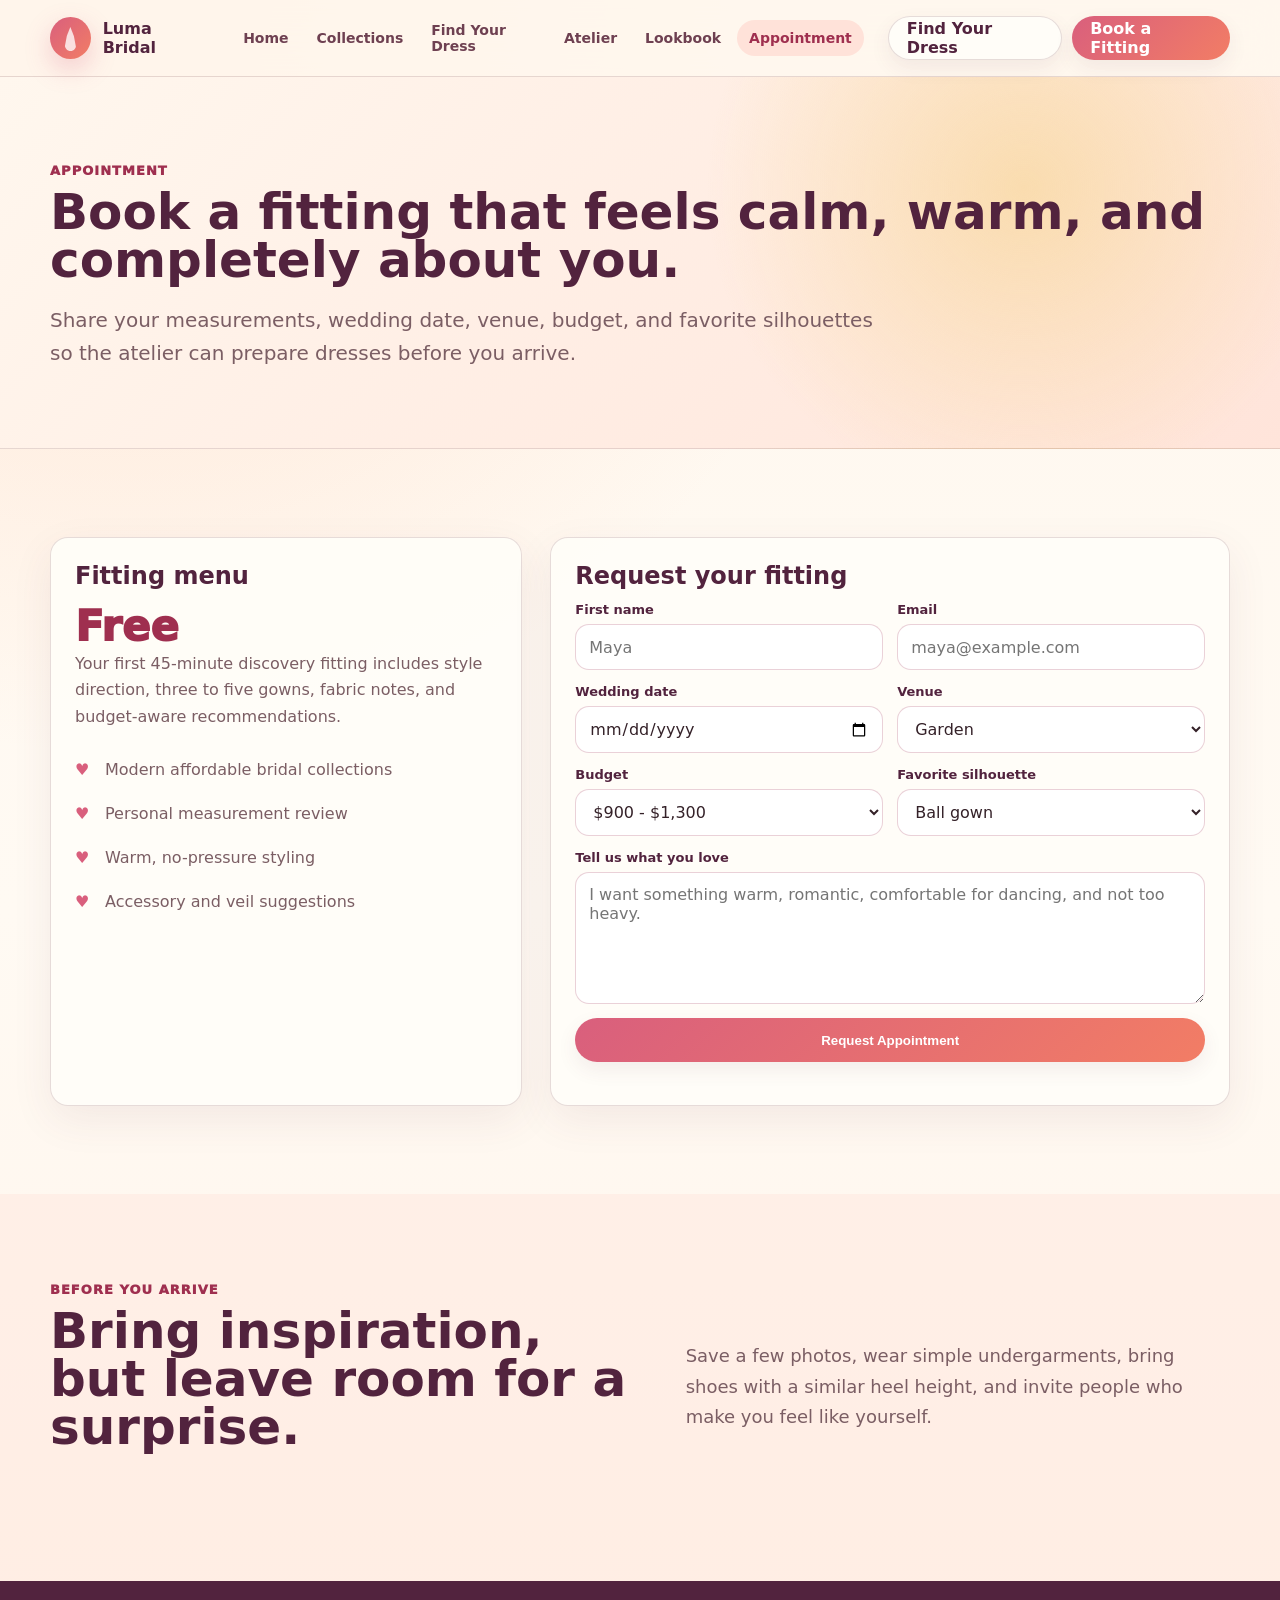
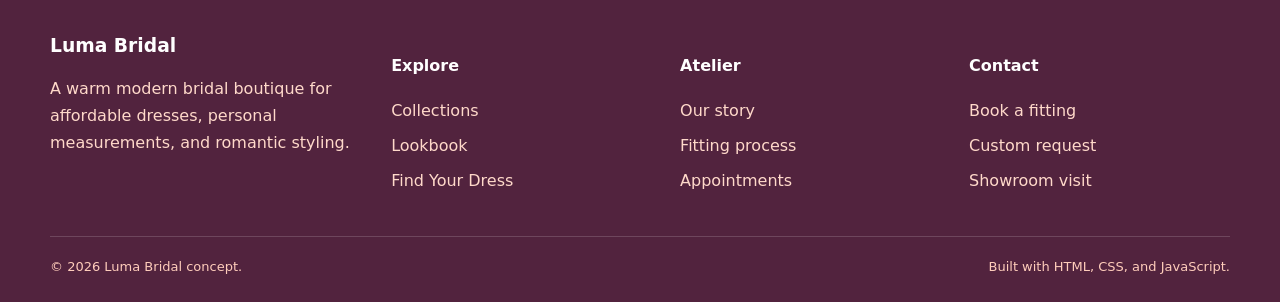
<file: appointment.html>
<!doctype html>
<html lang="en">
  <head>
    <meta charset="utf-8" />
    <meta name="viewport" content="width=device-width, initial-scale=1" />
    <title>Appointment | Luma Bridal</title>
    <link rel="stylesheet" href="styles.css" />
  </head>
  <body>
    <header class="site-header">
      <div class="container nav">
        <a class="brand" href="index.html"
          ><span class="brand-mark"></span><span>Luma Bridal</span></a
        >
        <nav class="nav-links">
          <a href="index.html">Home</a><a href="collections.html">Collections</a
          ><a href="dress.html">Find Your Dress</a
          ><a href="atelier.html">Atelier</a><a href="lookbook.html">Lookbook</a
          ><a class="active" href="appointment.html">Appointment</a>
        </nav>
        <div class="nav-actions">
          <a class="button" href="dress.html">Find Your Dress</a
          ><a class="button primary" href="appointment.html">Book a Fitting</a>
        </div>
        <button class="menu-button" data-menu aria-label="Open menu">
          <span></span><span></span><span></span>
        </button>
      </div>
    </header>
    <main>
      <section class="page-hero">
        <div class="container">
          <div class="kicker">Appointment</div>
          <h1>
            Book a fitting that feels calm, warm, and completely about you.
          </h1>
          <p>
            Share your measurements, wedding date, venue, budget, and favorite
            silhouettes so the atelier can prepare dresses before you arrive.
          </p>
        </div>
      </section>
      <section class="section">
        <div class="container appointment">
          <aside class="card">
            <h3>Fitting menu</h3>
            <div class="price">Free</div>
            <p>
              Your first 45-minute discovery fitting includes style direction,
              three to five gowns, fabric notes, and budget-aware
              recommendations.
            </p>
            <ul class="check-list">
              <li>Modern affordable bridal collections</li>
              <li>Personal measurement review</li>
              <li>Warm, no-pressure styling</li>
              <li>Accessory and veil suggestions</li>
            </ul>
          </aside>
          <form class="card" data-booking-form>
            <h3>Request your fitting</h3>
            <div class="form-grid">
              <div class="field">
                <label>First name</label><input required placeholder="Maya" />
              </div>
              <div class="field">
                <label>Email</label
                ><input type="email" required placeholder="maya@example.com" />
              </div>
              <div class="field">
                <label>Wedding date</label><input type="date" />
              </div>
              <div class="field">
                <label>Venue</label
                ><select>
                  <option>Garden</option>
                  <option>Hotel ballroom</option>
                  <option>Palace / grand hall</option>
                  <option>Beach / destination</option>
                  <option>City ceremony</option>
                </select>
              </div>
              <div class="field">
                <label>Budget</label
                ><select>
                  <option>$900 - $1,300</option>
                  <option>$1,300 - $1,800</option>
                  <option>$1,800 - $2,500</option>
                  <option>Flexible for the one</option>
                </select>
              </div>
              <div class="field">
                <label>Favorite silhouette</label
                ><select>
                  <option>Ball gown</option>
                  <option>Mermaid</option>
                  <option>Slip</option>
                  <option>Tea length</option>
                  <option>Not sure yet</option>
                </select>
              </div>
              <div class="field full">
                <label>Tell us what you love</label
                ><textarea
                  placeholder="I want something warm, romantic, comfortable for dancing, and not too heavy."
                ></textarea>
              </div>
              <div class="field full">
                <button class="button primary" type="submit">
                  Request Appointment
                </button>
                <p
                  class="lede"
                  style="font-size: 14px; margin: 12px 0 0"
                  data-note
                ></p>
              </div>
            </div>
          </form>
        </div>
      </section>
      <section class="section alt">
        <div class="container section-head">
          <div>
            <div class="kicker">Before you arrive</div>
            <h2>Bring inspiration, but leave room for a surprise.</h2>
          </div>
          <p class="lede">
            Save a few photos, wear simple undergarments, bring shoes with a
            similar heel height, and invite people who make you feel like
            yourself.
          </p>
        </div>
      </section>
    </main>
    <footer class="footer">
      <div class="container footer-grid">
        <div>
          <h3>Luma Bridal</h3>
          <p>
            A warm modern bridal boutique for affordable dresses, personal
            measurements, and romantic styling.
          </p>
        </div>
        <div>
          <h4>Explore</h4>
          <a href="collections.html">Collections</a
          ><a href="lookbook.html">Lookbook</a
          ><a href="dress.html">Find Your Dress</a>
        </div>
        <div>
          <h4>Atelier</h4>
          <a href="atelier.html">Our story</a
          ><a href="atelier.html">Fitting process</a
          ><a href="appointment.html">Appointments</a>
        </div>
        <div>
          <h4>Contact</h4>
          <a href="appointment.html">Book a fitting</a
          ><a href="appointment.html">Custom request</a
          ><a href="appointment.html">Showroom visit</a>
        </div>
      </div>
      <div class="container footer-bottom">
        <span>© 2026 Luma Bridal concept.</span
        ><span>Built with HTML, CSS, and JavaScript.</span>
      </div>
    </footer>
    <script src="app.js"></script>
  </body>
</html>
</file>
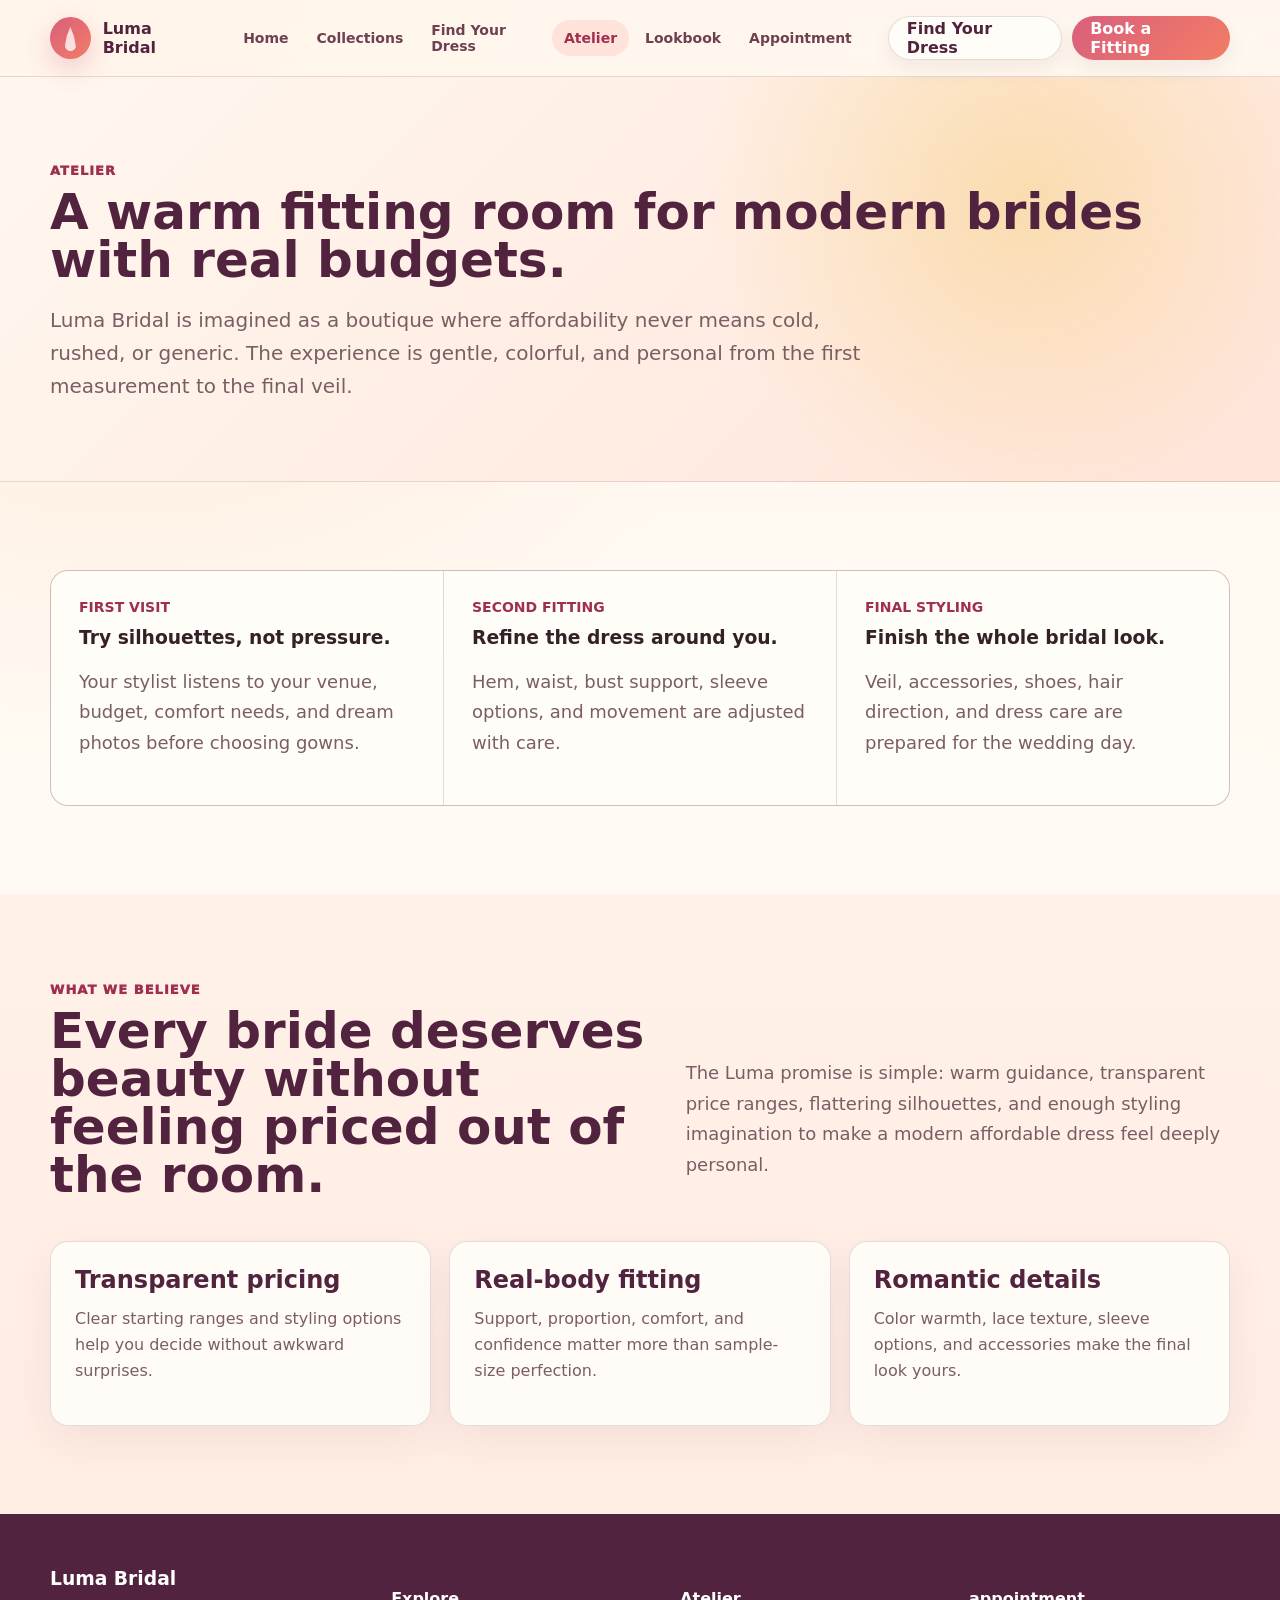
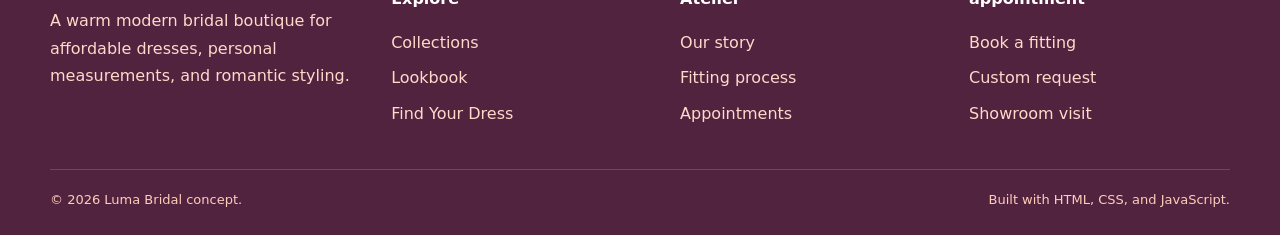
<file: atelier.html>
<!doctype html>
<html lang="en">
  <head>
    <meta charset="utf-8" />
    <meta name="viewport" content="width=device-width, initial-scale=1" />
    <title>Atelier | Luma Bridal</title>
    <link rel="stylesheet" href="styles.css" />
  </head>
  <body>
    <header class="site-header">
      <div class="container nav">
        <a class="brand" href="index.html"
          ><span class="brand-mark"></span><span>Luma Bridal</span></a
        >
        <nav class="nav-links">
          <a href="index.html">Home</a><a href="collections.html">Collections</a
          ><a href="dress.html">Find Your Dress</a
          ><a class="active" href="atelier.html">Atelier</a
          ><a href="lookbook.html">Lookbook</a
          ><a href="appointment.html">Appointment</a>
        </nav>
        <div class="nav-actions">
          <a class="button" href="dress.html">Find Your Dress</a
          ><a class="button primary" href="appointment.html">Book a Fitting</a>
        </div>
        <button class="menu-button" data-menu aria-label="Open menu">
          <span></span><span></span><span></span>
        </button>
      </div>
    </header>
    <main>
      <section class="page-hero">
        <div class="container">
          <div class="kicker">Atelier</div>
          <h1>A warm fitting room for modern brides with real budgets.</h1>
          <p>
            Luma Bridal is imagined as a boutique where affordability never
            means cold, rushed, or generic. The experience is gentle, colorful,
            and personal from the first measurement to the final veil.
          </p>
        </div>
      </section>
      <section class="section">
        <div class="container story-strip">
          <article class="story-step">
            <strong>First visit</strong>
            <h3>Try silhouettes, not pressure.</h3>
            <p class="lede">
              Your stylist listens to your venue, budget, comfort needs, and
              dream photos before choosing gowns.
            </p>
          </article>
          <article class="story-step">
            <strong>Second fitting</strong>
            <h3>Refine the dress around you.</h3>
            <p class="lede">
              Hem, waist, bust support, sleeve options, and movement are
              adjusted with care.
            </p>
          </article>
          <article class="story-step">
            <strong>Final styling</strong>
            <h3>Finish the whole bridal look.</h3>
            <p class="lede">
              Veil, accessories, shoes, hair direction, and dress care are
              prepared for the wedding day.
            </p>
          </article>
        </div>
      </section>
      <section class="section alt">
        <div class="container section-head">
          <div>
            <div class="kicker">What we believe</div>
            <h2>
              Every bride deserves beauty without feeling priced out of the
              room.
            </h2>
          </div>
          <p class="lede">
            The Luma promise is simple: warm guidance, transparent price ranges,
            flattering silhouettes, and enough styling imagination to make a
            modern affordable dress feel deeply personal.
          </p>
        </div>
        <div class="container grid three">
          <article class="card">
            <h3>Transparent pricing</h3>
            <p>
              Clear starting ranges and styling options help you decide without
              awkward surprises.
            </p>
          </article>
          <article class="card">
            <h3>Real-body fitting</h3>
            <p>
              Support, proportion, comfort, and confidence matter more than
              sample-size perfection.
            </p>
          </article>
          <article class="card">
            <h3>Romantic details</h3>
            <p>
              Color warmth, lace texture, sleeve options, and accessories make
              the final look yours.
            </p>
          </article>
        </div>
      </section>
    </main>
    <footer class="footer">
      <div class="container footer-grid">
        <div>
          <h3>Luma Bridal</h3>
          <p>
            A warm modern bridal boutique for affordable dresses, personal
            measurements, and romantic styling.
          </p>
        </div>
        <div>
          <h4>Explore</h4>
          <a href="collections.html">Collections</a
          ><a href="lookbook.html">Lookbook</a
          ><a href="dress.html">Find Your Dress</a>
        </div>
        <div>
          <h4>Atelier</h4>
          <a href="atelier.html">Our story</a
          ><a href="atelier.html">Fitting process</a
          ><a href="appointment.html">Appointments</a>
        </div>
        <div>
          <h4>appointment</h4>
          <a href="appointment.html">Book a fitting</a
          ><a href="appointment.html">Custom request</a
          ><a href="appointment.html">Showroom visit</a>
        </div>
      </div>
      <div class="container footer-bottom">
        <span>© 2026 Luma Bridal concept.</span
        ><span>Built with HTML, CSS, and JavaScript.</span>
      </div>
    </footer>
    <script src="app.js"></script>
  </body>
</html>
</file>
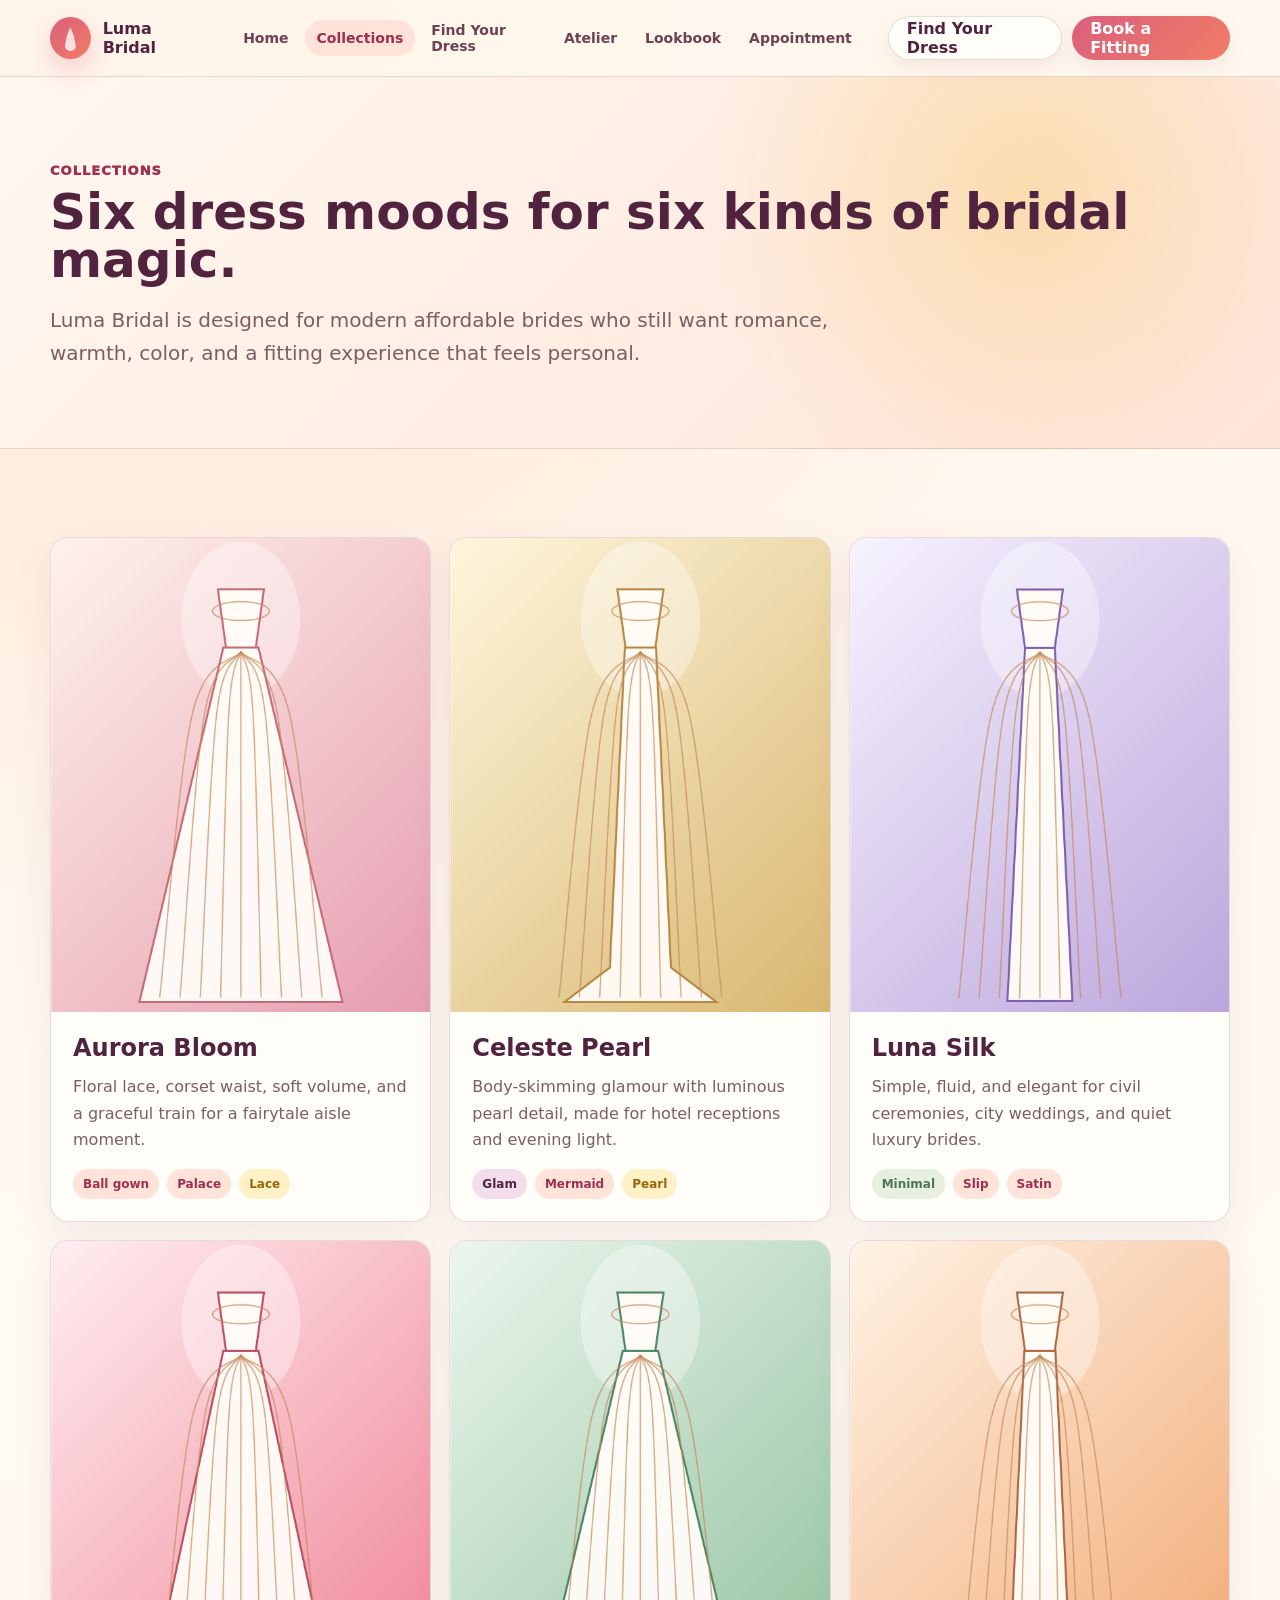
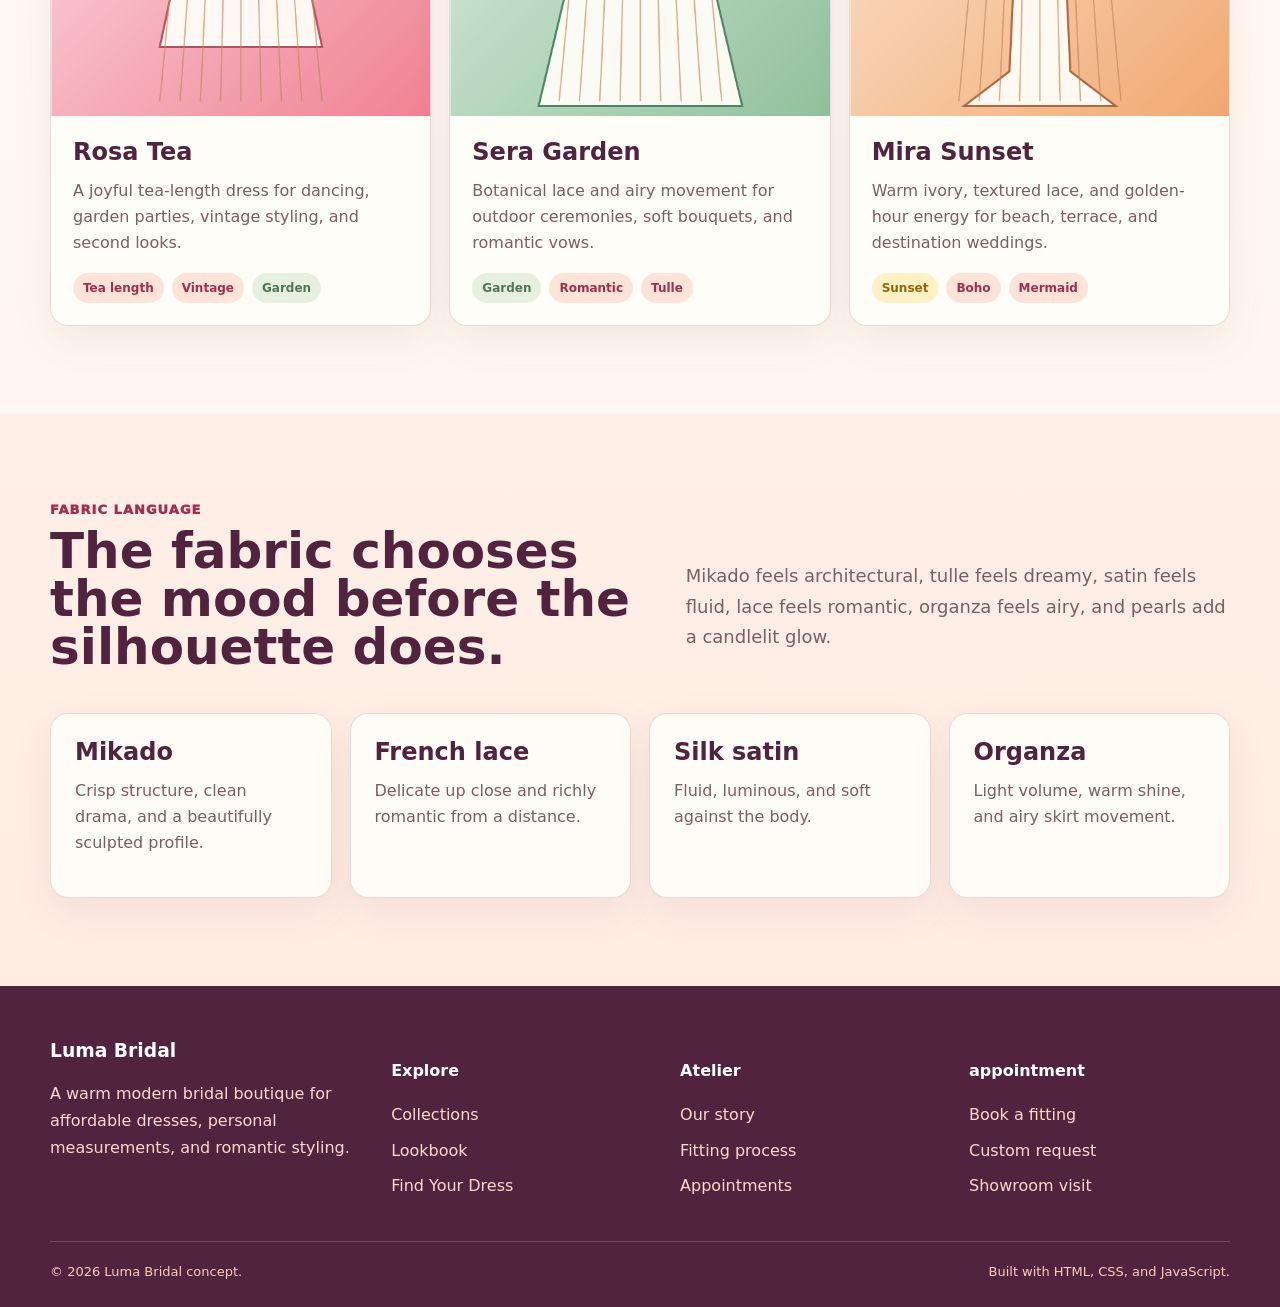
<file: collections.html>
<!doctype html>
<html lang="en">
  <head>
    <meta charset="utf-8" />
    <meta name="viewport" content="width=device-width, initial-scale=1" />
    <title>Collections | Luma Bridal</title>
    <link rel="stylesheet" href="styles.css" />
  </head>
  <body>
    <header class="site-header">
      <div class="container nav">
        <a class="brand" href="index.html"
          ><span class="brand-mark"></span><span>Luma Bridal</span></a
        >
        <nav class="nav-links">
          <a href="index.html">Home</a
          ><a class="active" href="collections.html">Collections</a
          ><a href="dress.html">Find Your Dress</a
          ><a href="atelier.html">Atelier</a><a href="lookbook.html">Lookbook</a
          ><a href="appointment.html">Appointment</a>
        </nav>
        <div class="nav-actions">
          <a class="button" href="dress.html">Find Your Dress</a
          ><a class="button primary" href="appointment.html">Book a Fitting</a>
        </div>
        <button class="menu-button" data-menu aria-label="Open menu">
          <span></span><span></span><span></span>
        </button>
      </div>
    </header>
    <main>
      <section class="page-hero">
        <div class="container">
          <div class="kicker">Collections</div>
          <h1>Six dress moods for six kinds of bridal magic.</h1>
          <p>
            Luma Bridal is designed for modern affordable brides who still want
            romance, warmth, color, and a fitting experience that feels
            personal.
          </p>
        </div>
      </section>
      <section class="section">
        <div class="container grid three">
          <article class="card collection-card">
            <img src="images/dress-aurora.png" alt="Aurora Bloom" />
            <div class="collection-body">
              <h3>Aurora Bloom</h3>
              <p>
                Floral lace, corset waist, soft volume, and a graceful train for
                a fairytale aisle moment.
              </p>
              <div class="tags">
                <span class="tag">Ball gown</span><span class="tag">Palace</span
                ><span class="tag gold">Lace</span>
              </div>
            </div>
          </article>
          <article class="card collection-card">
            <img src="images/dress-celeste.png" alt="Celeste Pearl" />
            <div class="collection-body">
              <h3>Celeste Pearl</h3>
              <p>
                Body-skimming glamour with luminous pearl detail, made for hotel
                receptions and evening light.
              </p>
              <div class="tags">
                <span class="tag plum">Glam</span
                ><span class="tag">Mermaid</span
                ><span class="tag gold">Pearl</span>
              </div>
            </div>
          </article>
          <article class="card collection-card">
            <img src="images/dress-luna.png" alt="Luna Silk" />
            <div class="collection-body">
              <h3>Luna Silk</h3>
              <p>
                Simple, fluid, and elegant for civil ceremonies, city weddings,
                and quiet luxury brides.
              </p>
              <div class="tags">
                <span class="tag sage">Minimal</span
                ><span class="tag">Slip</span><span class="tag">Satin</span>
              </div>
            </div>
          </article>
          <article class="card collection-card">
            <img src="images/dress-rosa.png" alt="Rosa Tea" />
            <div class="collection-body">
              <h3>Rosa Tea</h3>
              <p>
                A joyful tea-length dress for dancing, garden parties, vintage
                styling, and second looks.
              </p>
              <div class="tags">
                <span class="tag">Tea length</span
                ><span class="tag">Vintage</span
                ><span class="tag sage">Garden</span>
              </div>
            </div>
          </article>
          <article class="card collection-card">
            <img src="images/dress-sera.png" alt="Sera Garden" />
            <div class="collection-body">
              <h3>Sera Garden</h3>
              <p>
                Botanical lace and airy movement for outdoor ceremonies, soft
                bouquets, and romantic vows.
              </p>
              <div class="tags">
                <span class="tag sage">Garden</span
                ><span class="tag">Romantic</span><span class="tag">Tulle</span>
              </div>
            </div>
          </article>
          <article class="card collection-card">
            <img src="images/dress-mira.png" alt="Mira Sunset" />
            <div class="collection-body">
              <h3>Mira Sunset</h3>
              <p>
                Warm ivory, textured lace, and golden-hour energy for beach,
                terrace, and destination weddings.
              </p>
              <div class="tags">
                <span class="tag gold">Sunset</span><span class="tag">Boho</span
                ><span class="tag">Mermaid</span>
              </div>
            </div>
          </article>
        </div>
      </section>
      <section class="section alt">
        <div class="container section-head">
          <div>
            <div class="kicker">Fabric language</div>
            <h2>The fabric chooses the mood before the silhouette does.</h2>
          </div>
          <p class="lede">
            Mikado feels architectural, tulle feels dreamy, satin feels fluid,
            lace feels romantic, organza feels airy, and pearls add a candlelit
            glow.
          </p>
        </div>
        <div class="container grid four">
          <article class="card">
            <h3>Mikado</h3>
            <p>
              Crisp structure, clean drama, and a beautifully sculpted profile.
            </p>
          </article>
          <article class="card">
            <h3>French lace</h3>
            <p>Delicate up close and richly romantic from a distance.</p>
          </article>
          <article class="card">
            <h3>Silk satin</h3>
            <p>Fluid, luminous, and soft against the body.</p>
          </article>
          <article class="card">
            <h3>Organza</h3>
            <p>Light volume, warm shine, and airy skirt movement.</p>
          </article>
        </div>
      </section>
    </main>
    <footer class="footer">
      <div class="container footer-grid">
        <div>
          <h3>Luma Bridal</h3>
          <p>
            A warm modern bridal boutique for affordable dresses, personal
            measurements, and romantic styling.
          </p>
        </div>
        <div>
          <h4>Explore</h4>
          <a href="collections.html">Collections</a
          ><a href="lookbook.html">Lookbook</a
          ><a href="dress.html">Find Your Dress</a>
        </div>
        <div>
          <h4>Atelier</h4>
          <a href="atelier.html">Our story</a
          ><a href="atelier.html">Fitting process</a
          ><a href="appointment.html">Appointments</a>
        </div>
        <div>
          <h4>appointment</h4>
          <a href="appointment.html">Book a fitting</a
          ><a href="appointment.html">Custom request</a
          ><a href="appointment.html">Showroom visit</a>
        </div>
      </div>
      <div class="container footer-bottom">
        <span>© 2026 Luma Bridal concept.</span
        ><span>Built with HTML, CSS, and JavaScript.</span>
      </div>
    </footer>
    <script src="app.js"></script>
  </body>
</html>
</file>
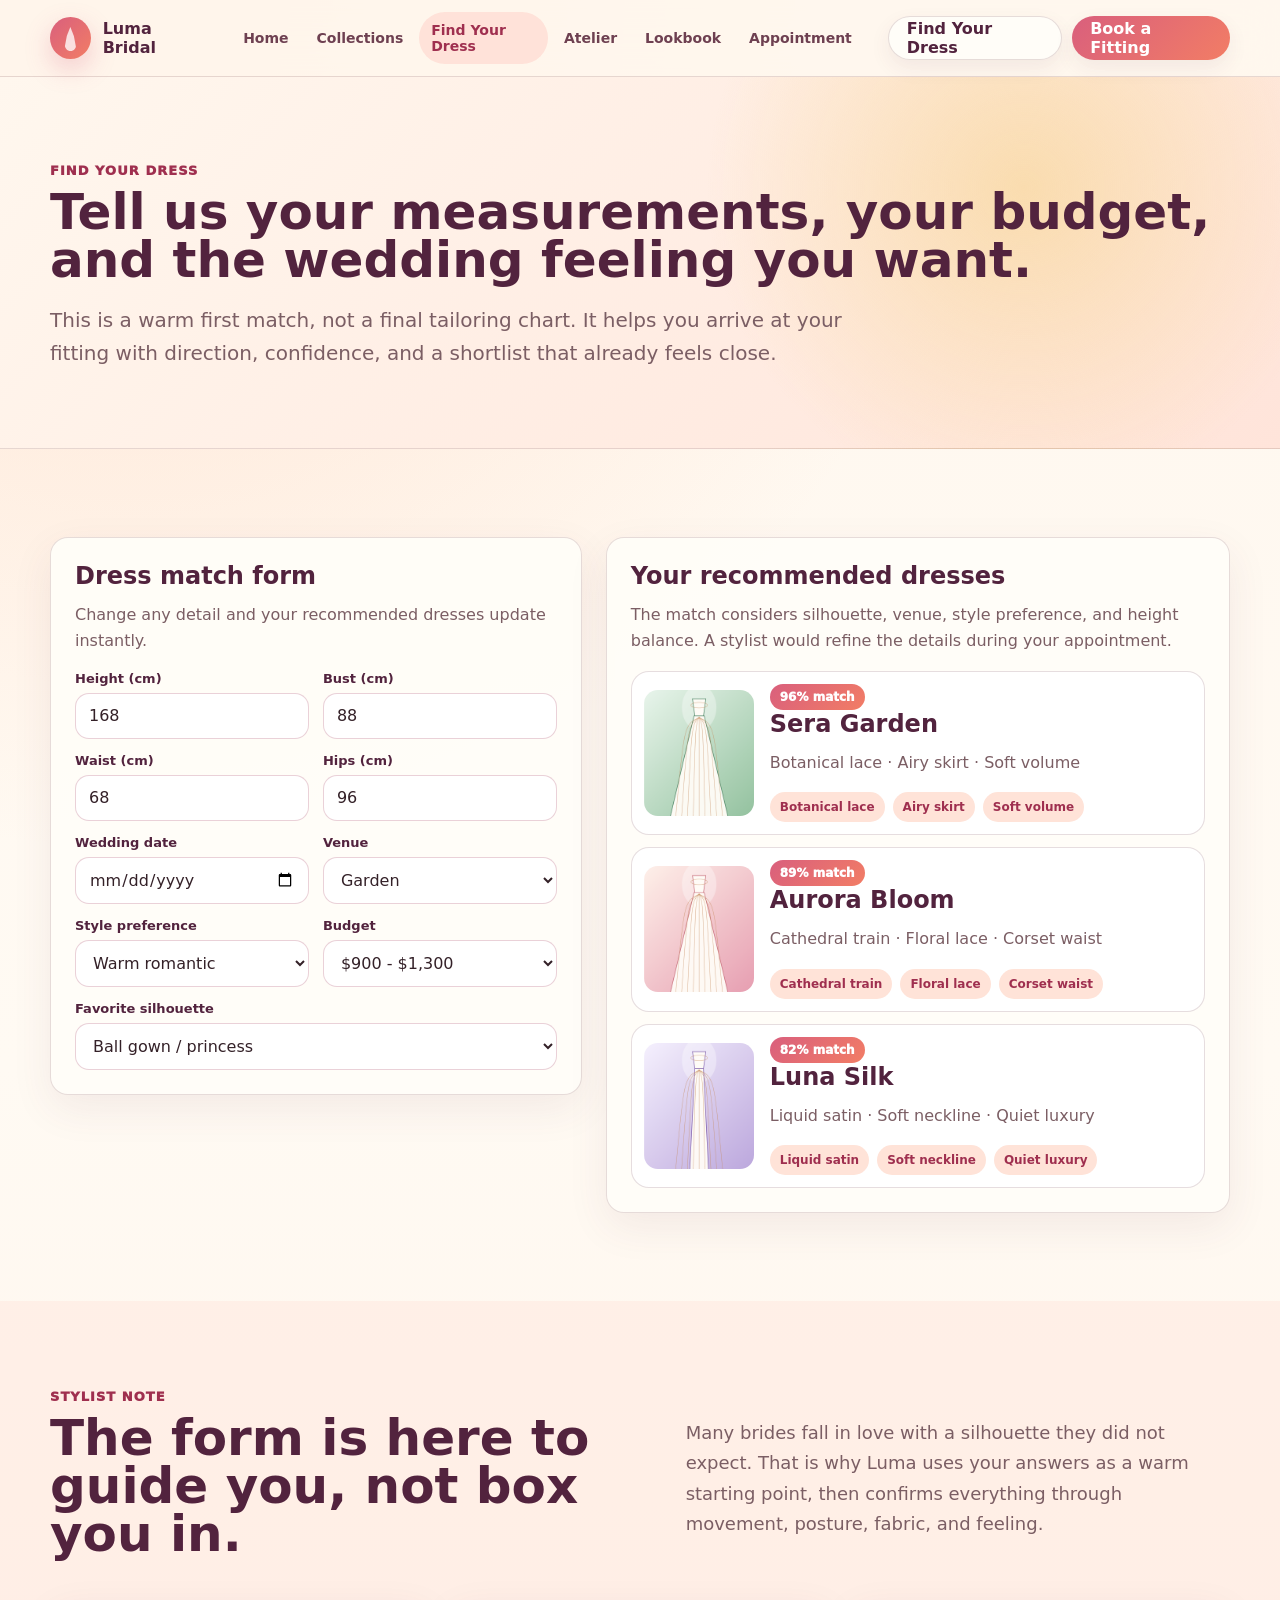
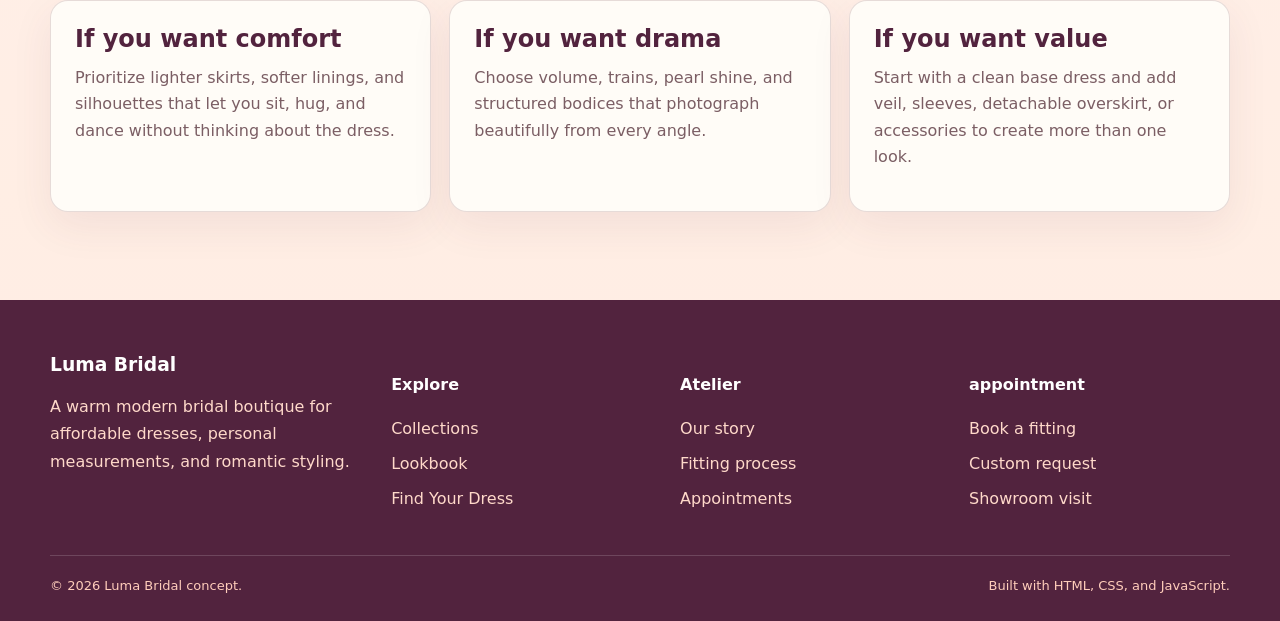
<file: dress.html>
<!doctype html>
<html lang="en">
  <head>
    <meta charset="utf-8" />
    <meta name="viewport" content="width=device-width, initial-scale=1" />
    <title>Find Your Dress | Luma Bridal</title>
    <link rel="stylesheet" href="styles.css" />
  </head>
  <body>
    <header class="site-header">
      <div class="container nav">
        <a class="brand" href="index.html"
          ><span class="brand-mark"></span><span>Luma Bridal</span></a
        >
        <nav class="nav-links">
          <a href="index.html">Home</a><a href="collections.html">Collections</a
          ><a class="active" href="dress.html">Find Your Dress</a
          ><a href="atelier.html">Atelier</a><a href="lookbook.html">Lookbook</a
          ><a href="appointment.html">Appointment</a>
        </nav>
        <div class="nav-actions">
          <a class="button" href="dress.html">Find Your Dress</a
          ><a class="button primary" href="appointment.html">Book a Fitting</a>
        </div>
        <button class="menu-button" data-menu aria-label="Open menu">
          <span></span><span></span><span></span>
        </button>
      </div>
    </header>
    <main>
      <section class="page-hero">
        <div class="container">
          <div class="kicker">Find Your Dress</div>
          <h1>
            Tell us your measurements, your budget, and the wedding feeling you
            want.
          </h1>
          <p>
            This is a warm first match, not a final tailoring chart. It helps
            you arrive at your fitting with direction, confidence, and a
            shortlist that already feels close.
          </p>
        </div>
      </section>
      <section class="section">
        <div class="container fit-panel" data-finder>
          <form class="card">
            <h3>Dress match form</h3>
            <p>
              Change any detail and your recommended dresses update instantly.
            </p>
            <div class="form-grid">
              <div class="field">
                <label>Height (cm)</label
                ><input
                  name="height"
                  type="number"
                  value="168"
                  min="140"
                  max="205"
                />
              </div>
              <div class="field">
                <label>Bust (cm)</label
                ><input
                  name="bust"
                  type="number"
                  value="88"
                  min="60"
                  max="140"
                />
              </div>
              <div class="field">
                <label>Waist (cm)</label
                ><input
                  name="waist"
                  type="number"
                  value="68"
                  min="45"
                  max="130"
                />
              </div>
              <div class="field">
                <label>Hips (cm)</label
                ><input
                  name="hip"
                  type="number"
                  value="96"
                  min="70"
                  max="150"
                />
              </div>
              <div class="field">
                <label>Wedding date</label><input name="date" type="date" />
              </div>
              <div class="field">
                <label>Venue</label
                ><select name="venue">
                  <option value="garden">Garden</option>
                  <option value="palace">Palace / grand hall</option>
                  <option value="hotel">Hotel ballroom</option>
                  <option value="beach">Beach / destination</option>
                </select>
              </div>
              <div class="field">
                <label>Style preference</label
                ><select name="vibe">
                  <option value="romantic">Warm romantic</option>
                  <option value="minimal">Modern minimal</option>
                  <option value="glam">Soft glam</option>
                  <option value="boho">Bohemian</option>
                  <option value="playful">Vintage playful</option>
                </select>
              </div>
              <div class="field">
                <label>Budget</label
                ><select name="budget">
                  <option value="900">$900 - $1,300</option>
                  <option value="1500">$1,300 - $1,800</option>
                  <option value="2200">$1,800 - $2,500</option>
                  <option value="custom">Flexible for the one</option>
                </select>
              </div>
              <div class="field full">
                <label>Favorite silhouette</label
                ><select name="silhouette">
                  <option value="ball">Ball gown / princess</option>
                  <option value="mermaid">Mermaid / fitted</option>
                  <option value="slip">Slip / fluid</option>
                  <option value="tea">Tea length / vintage</option>
                </select>
              </div>
            </div>
          </form>
          <div class="card">
            <h3>Your recommended dresses</h3>
            <p>
              The match considers silhouette, venue, style preference, and
              height balance. A stylist would refine the details during your
              appointment.
            </p>
            <div class="match-results" data-results></div>
          </div>
        </div>
      </section>
      <section class="section alt">
        <div class="container section-head">
          <div>
            <div class="kicker">Stylist note</div>
            <h2>The form is here to guide you, not box you in.</h2>
          </div>
          <p class="lede">
            Many brides fall in love with a silhouette they did not expect. That
            is why Luma uses your answers as a warm starting point, then
            confirms everything through movement, posture, fabric, and feeling.
          </p>
        </div>
        <div class="container grid three">
          <article class="card">
            <h3>If you want comfort</h3>
            <p>
              Prioritize lighter skirts, softer linings, and silhouettes that
              let you sit, hug, and dance without thinking about the dress.
            </p>
          </article>
          <article class="card">
            <h3>If you want drama</h3>
            <p>
              Choose volume, trains, pearl shine, and structured bodices that
              photograph beautifully from every angle.
            </p>
          </article>
          <article class="card">
            <h3>If you want value</h3>
            <p>
              Start with a clean base dress and add veil, sleeves, detachable
              overskirt, or accessories to create more than one look.
            </p>
          </article>
        </div>
      </section>
    </main>
    <footer class="footer">
      <div class="container footer-grid">
        <div>
          <h3>Luma Bridal</h3>
          <p>
            A warm modern bridal boutique for affordable dresses, personal
            measurements, and romantic styling.
          </p>
        </div>
        <div>
          <h4>Explore</h4>
          <a href="collections.html">Collections</a
          ><a href="lookbook.html">Lookbook</a
          ><a href="dress.html">Find Your Dress</a>
        </div>
        <div>
          <h4>Atelier</h4>
          <a href="atelier.html">Our story</a
          ><a href="atelier.html">Fitting process</a
          ><a href="appointment.html">Appointments</a>
        </div>
        <div>
          <h4>appointment</h4>
          <a href="appointment.html">Book a fitting</a
          ><a href="appointment.html">Custom request</a
          ><a href="appointment.html">Showroom visit</a>
        </div>
      </div>
      <div class="container footer-bottom">
        <span>© 2026 Luma Bridal concept.</span
        ><span>Built with HTML, CSS, and JavaScript.</span>
      </div>
    </footer>
    <script src="app.js"></script>
  </body>
</html>
</file>
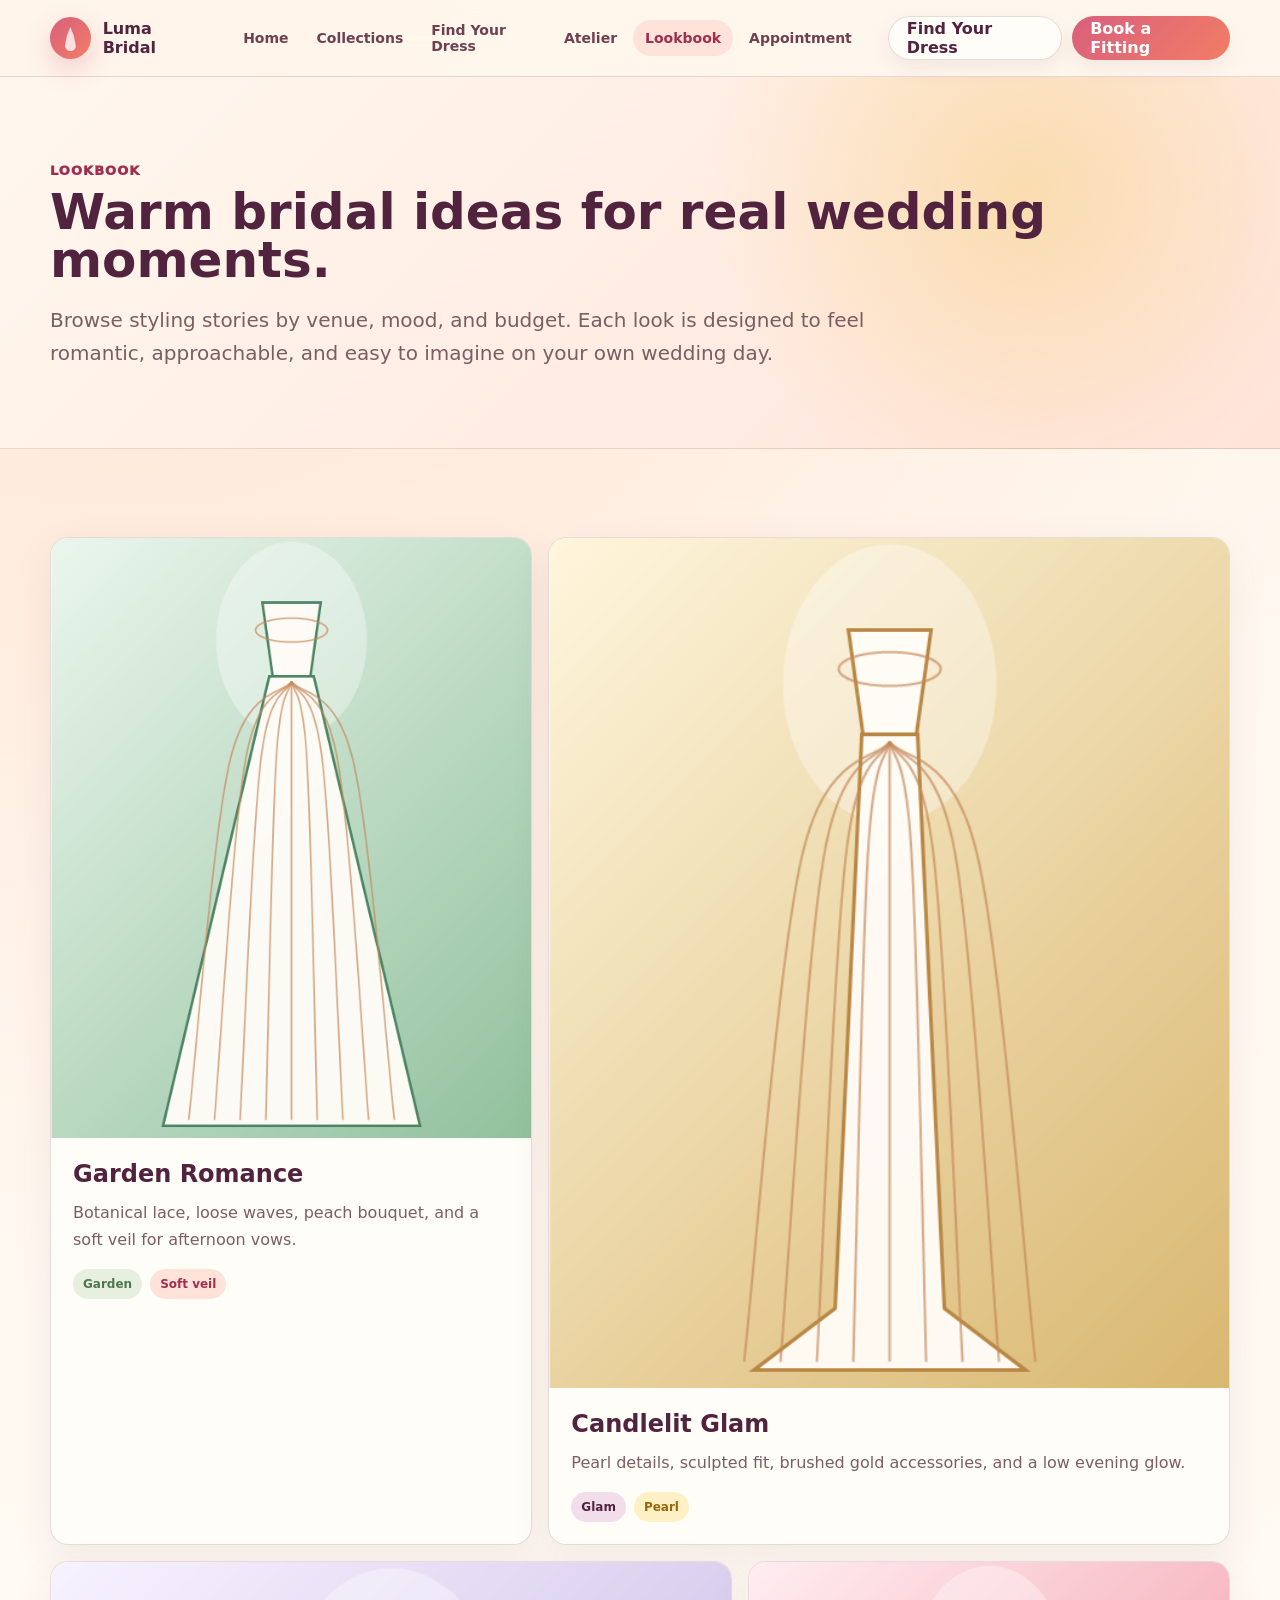
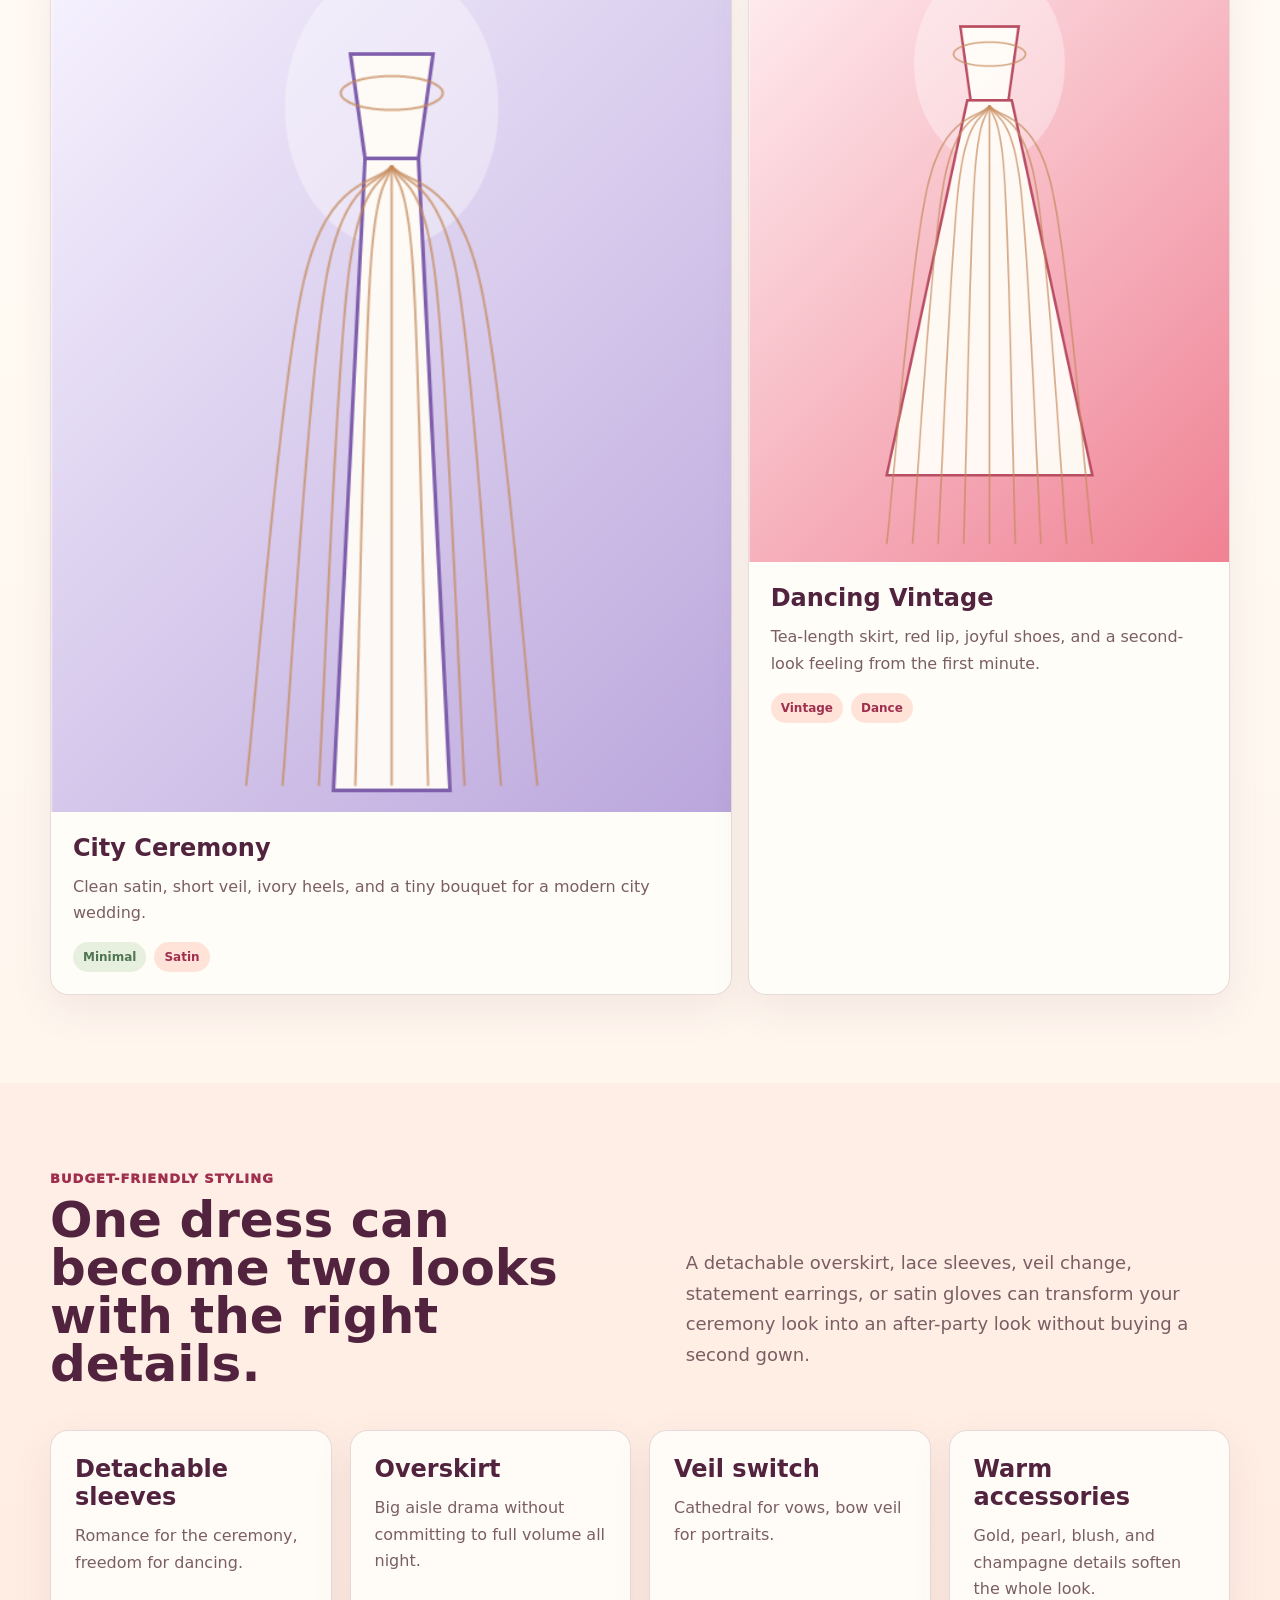
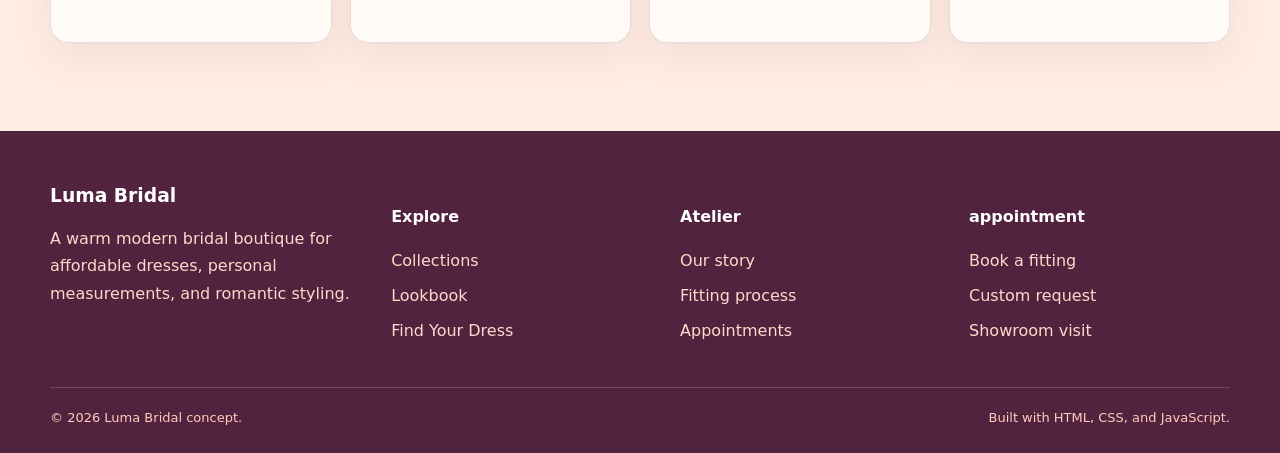
<file: lookbook.html>
<!doctype html>
<html lang="en">
  <head>
    <meta charset="utf-8" />
    <meta name="viewport" content="width=device-width, initial-scale=1" />
    <title>Lookbook | Luma Bridal</title>
    <link rel="stylesheet" href="styles.css" />
  </head>
  <body>
    <header class="site-header">
      <div class="container nav">
        <a class="brand" href="index.html"
          ><span class="brand-mark"></span><span>Luma Bridal</span></a
        >
        <nav class="nav-links">
          <a href="index.html">Home</a><a href="collections.html">Collections</a
          ><a href="dress.html">Find Your Dress</a
          ><a href="atelier.html">Atelier</a
          ><a class="active" href="lookbook.html">Lookbook</a
          ><a href="appointment.html">Appointment</a>
        </nav>
        <div class="nav-actions">
          <a class="button" href="dress.html">Find Your Dress</a
          ><a class="button primary" href="appointment.html">Book a Fitting</a>
        </div>
        <button class="menu-button" data-menu aria-label="Open menu">
          <span></span><span></span><span></span>
        </button>
      </div>
    </header>
    <main>
      <section class="page-hero">
        <div class="container">
          <div class="kicker">Lookbook</div>
          <h1>Warm bridal ideas for real wedding moments.</h1>
          <p>
            Browse styling stories by venue, mood, and budget. Each look is
            designed to feel romantic, approachable, and easy to imagine on your
            own wedding day.
          </p>
        </div>
      </section>
      <section class="section">
        <div class="container lookbook">
          <article class="card collection-card">
            <img src="images/dress-sera.png" alt="Garden romantic look" />
            <div class="collection-body">
              <h3>Garden Romance</h3>
              <p>
                Botanical lace, loose waves, peach bouquet, and a soft veil for
                afternoon vows.
              </p>
              <div class="tags">
                <span class="tag sage">Garden</span
                ><span class="tag">Soft veil</span>
              </div>
            </div>
          </article>
          <article class="card collection-card">
            <img src="images/dress-celeste.png" alt="Candlelit glam look" />
            <div class="collection-body">
              <h3>Candlelit Glam</h3>
              <p>
                Pearl details, sculpted fit, brushed gold accessories, and a low
                evening glow.
              </p>
              <div class="tags">
                <span class="tag plum">Glam</span
                ><span class="tag gold">Pearl</span>
              </div>
            </div>
          </article>
          <article class="card collection-card">
            <img src="images/dress-luna.png" alt="City civil ceremony look" />
            <div class="collection-body">
              <h3>City Ceremony</h3>
              <p>
                Clean satin, short veil, ivory heels, and a tiny bouquet for a
                modern city wedding.
              </p>
              <div class="tags">
                <span class="tag sage">Minimal</span
                ><span class="tag">Satin</span>
              </div>
            </div>
          </article>
          <article class="card collection-card">
            <img src="images/dress-rosa.png" alt="Vintage dance floor look" />
            <div class="collection-body">
              <h3>Dancing Vintage</h3>
              <p>
                Tea-length skirt, red lip, joyful shoes, and a second-look
                feeling from the first minute.
              </p>
              <div class="tags">
                <span class="tag">Vintage</span><span class="tag">Dance</span>
              </div>
            </div>
          </article>
        </div>
      </section>
      <section class="section alt">
        <div class="container section-head">
          <div>
            <div class="kicker">Budget-friendly styling</div>
            <h2>One dress can become two looks with the right details.</h2>
          </div>
          <p class="lede">
            A detachable overskirt, lace sleeves, veil change, statement
            earrings, or satin gloves can transform your ceremony look into an
            after-party look without buying a second gown.
          </p>
        </div>
        <div class="container grid four">
          <article class="card">
            <h3>Detachable sleeves</h3>
            <p>Romance for the ceremony, freedom for dancing.</p>
          </article>
          <article class="card">
            <h3>Overskirt</h3>
            <p>Big aisle drama without committing to full volume all night.</p>
          </article>
          <article class="card">
            <h3>Veil switch</h3>
            <p>Cathedral for vows, bow veil for portraits.</p>
          </article>
          <article class="card">
            <h3>Warm accessories</h3>
            <p>
              Gold, pearl, blush, and champagne details soften the whole look.
            </p>
          </article>
        </div>
      </section>
    </main>
    <footer class="footer">
      <div class="container footer-grid">
        <div>
          <h3>Luma Bridal</h3>
          <p>
            A warm modern bridal boutique for affordable dresses, personal
            measurements, and romantic styling.
          </p>
        </div>
        <div>
          <h4>Explore</h4>
          <a href="collections.html">Collections</a
          ><a href="lookbook.html">Lookbook</a
          ><a href="dress.html">Find Your Dress</a>
        </div>
        <div>
          <h4>Atelier</h4>
          <a href="atelier.html">Our story</a
          ><a href="atelier.html">Fitting process</a
          ><a href="appointment.html">Appointments</a>
        </div>
        <div>
          <h4>appointment</h4>
          <a href="appointment.html">Book a fitting</a
          ><a href="appointment.html">Custom request</a
          ><a href="appointment.html">Showroom visit</a>
        </div>
      </div>
      <div class="container footer-bottom">
        <span>© 2026 Luma Bridal concept.</span
        ><span>Built with HTML, CSS, and JavaScript.</span>
      </div>
    </footer>
    <script src="app.js"></script>
  </body>
</html>
</file>
<file: styles.css>
:root {
  --cream: #fff7ee;
  --linen: #fff0df;
  --rose: #d95f7d;
  --rose-dark: #9f2f4f;
  --coral: #f27d65;
  --peach: #ffc4a3;
  --champagne: #f6d28b;
  --sage: #799b79;
  --plum: #52233e;
  --ink: #342128;
  --muted: #7b5e64;
  --panel: #fffdf8;
  --line: rgba(115, 66, 77, .18);
  --shadow: 0 22px 70px rgba(111, 46, 67, .18);
  --radius: 18px;
}

* { box-sizing: border-box; }

html { scroll-behavior: smooth; }

body {
  margin: 0;
  font-family: Inter, ui-sans-serif, system-ui, -apple-system, BlinkMacSystemFont, "Segoe UI", sans-serif;
  color: var(--ink);
  background:
    radial-gradient(circle at 10% 0%, rgba(255, 196, 163, .4), transparent 34%),
    linear-gradient(180deg, var(--cream), #fffaf3 48%, #fff2e8);
}

body.menu-open { overflow: hidden; }

a { color: inherit; text-decoration: none; }
img { width: 100%; display: block; }

.container {
  width: min(1180px, calc(100% - 36px));
  margin: 0 auto;
}

.site-header {
  position: sticky;
  top: 0;
  z-index: 30;
  background: rgba(255, 247, 238, .88);
  border-bottom: 1px solid var(--line);
  backdrop-filter: blur(18px);
}

.nav {
  min-height: 76px;
  display: flex;
  align-items: center;
  justify-content: space-between;
  gap: 24px;
}

.brand {
  display: inline-flex;
  align-items: center;
  gap: 12px;
  font-weight: 900;
  color: var(--plum);
  letter-spacing: 0;
}

.brand-mark {
  width: 42px;
  height: 42px;
  border-radius: 50%;
  background:
    linear-gradient(135deg, var(--rose), var(--coral)),
    radial-gradient(circle, white 0 20%, transparent 21%);
  position: relative;
  box-shadow: 0 10px 26px rgba(217, 95, 125, .28);
}

.brand-mark::after {
  content: "";
  position: absolute;
  inset: 10px 14px 8px;
  border-radius: 50% 50% 42% 42%;
  background: rgba(255,255,255,.78);
  clip-path: polygon(50% 0, 78% 38%, 100% 100%, 0 100%, 22% 38%);
}

.nav-links {
  display: flex;
  gap: 4px;
  align-items: center;
}

.nav-links a {
  padding: 10px 12px;
  border-radius: 999px;
  font-size: 14px;
  font-weight: 800;
  color: #6e4051;
}

.nav-links a:hover,
.nav-links a.active {
  background: #ffe2d9;
  color: var(--rose-dark);
}

.nav-actions { display: flex; gap: 10px; align-items: center; }

.button {
  display: inline-flex;
  align-items: center;
  justify-content: center;
  min-height: 44px;
  padding: 0 18px;
  border-radius: 999px;
  border: 1px solid var(--line);
  background: var(--panel);
  color: var(--plum);
  font-weight: 900;
  cursor: pointer;
  box-shadow: 0 8px 20px rgba(105, 55, 71, .08);
}

.button.primary {
  border: 0;
  color: white;
  background: linear-gradient(135deg, var(--rose), var(--coral));
}

.button.dark {
  background: var(--plum);
  color: white;
  border-color: var(--plum);
}

.button:hover { transform: translateY(-1px); }

.menu-button {
  display: none;
  width: 44px;
  height: 44px;
  border: 1px solid var(--line);
  border-radius: 50%;
  background: white;
}

.menu-button span {
  display: block;
  width: 19px;
  height: 2px;
  background: var(--plum);
  margin: 5px auto;
}

.hero {
  min-height: calc(100vh - 76px);
  display: grid;
  align-items: center;
  position: relative;
  overflow: hidden;
}

.hero::before {
  content: "";
  position: absolute;
  inset: 0;
  background:
    linear-gradient(90deg, rgba(255,247,238,.96) 0%, rgba(255,247,238,.78) 45%, rgba(255,247,238,.12) 100%),
    url("bridal-hero.png") right center / cover no-repeat;
}

.hero-inner {
  position: relative;
  z-index: 1;
  padding: 76px 0 48px;
}

.eyebrow {
  display: inline-flex;
  align-items: center;
  gap: 10px;
  padding: 9px 14px;
  border-radius: 999px;
  background: rgba(255, 226, 217, .88);
  color: var(--rose-dark);
  font-size: 13px;
  font-weight: 950;
  text-transform: uppercase;
  letter-spacing: .08em;
}

h1, h2, h3, p { margin-top: 0; }

.hero h1 {
  max-width: 1080px;
  margin: 22px 0 18px;
  font-size: clamp(21px, 4.5vw, 54px);
  line-height: .9;
  color: var(--plum);
  letter-spacing: 0;
}

.hero-copy {
  max-width: 680px;
  color: #6e4c56;
  font-size: clamp(18px, 2vw, 24px);
  line-height: 1.55;
}

.hero-actions {
  display: flex;
  flex-wrap: wrap;
  gap: 12px;
  margin: 30px 0;
}

.hero-proof {
  width: min(860px, 100%);
  display: grid;
  grid-template-columns: repeat(3, 1fr);
  gap: 12px;
}

.proof-card {
  padding: 18px;
  border: 1px solid rgba(159,47,79,.18);
  border-radius: var(--radius);
  background: rgba(255, 253, 248, .78);
  box-shadow: 0 16px 34px rgba(111, 46, 67, .09);
}

.proof-card strong {
  display: block;
  font-size: 28px;
  color: var(--rose-dark);
}

.proof-card span {
  color: var(--muted);
  font-weight: 700;
}

.section { padding: 88px 0; }
.section.alt { background: rgba(255, 226, 217, .42); }
.section.plum { background: var(--plum); color: white; }

.section-head {
  display: grid;
  grid-template-columns: 1.05fr .95fr;
  gap: 34px;
  align-items: end;
  margin-bottom: 42px;
}

.kicker {
  color: var(--rose-dark);
  font-weight: 950;
  text-transform: uppercase;
  letter-spacing: .08em;
  font-size: 13px;
}

.plum .kicker { color: var(--champagne); }

.section h2,
.page-hero h1 {
  font-size: clamp(21px, 4.5vw, 50px);
  line-height: .96;
  color: var(--plum);
  margin: 10px 0 0;
}

.plum h2 { color: white; }

.lede {
  color: var(--muted);
  font-size: 18px;
  line-height: 1.7;
}

.plum .lede { color: #ffdccc; }

.grid { display: grid; gap: 18px; }
.grid.two { grid-template-columns: repeat(2, 1fr); }
.grid.three { grid-template-columns: repeat(3, 1fr); }
.grid.four { grid-template-columns: repeat(4, 1fr); }

.card {
  background: rgba(255, 253, 248, .94);
  border: 1px solid var(--line);
  border-radius: var(--radius);
  padding: 24px;
  box-shadow: 0 14px 42px rgba(105, 55, 71, .08);
}

.card h3 { color: var(--plum); font-size: 24px; margin-bottom: 12px; }
.card p { color: var(--muted); line-height: 1.65; }

.collection-card {
  overflow: hidden;
  padding: 0;
}

.collection-card img {
  aspect-ratio: 4 / 5;
  object-fit: cover;
}

.collection-body {
  padding: 22px;
}

.tags {
  display: flex;
  flex-wrap: wrap;
  gap: 8px;
  margin-top: 16px;
}

.tag {
  padding: 8px 10px;
  border-radius: 999px;
  background: #ffe3d8;
  color: var(--rose-dark);
  font-weight: 850;
  font-size: 12px;
}

.tag.sage { background: #e7f0df; color: #4f7652; }
.tag.gold { background: #fff0c6; color: #9a6508; }
.tag.plum { background: #f2ddea; color: var(--plum); }

.fit-panel {
  display: grid;
  grid-template-columns: .92fr 1.08fr;
  gap: 24px;
  align-items: start;
}

.form-grid {
  display: grid;
  grid-template-columns: repeat(2, 1fr);
  gap: 14px;
}

.field {
  display: grid;
  gap: 7px;
}

.field.full { grid-column: 1 / -1; }

.field label {
  color: var(--plum);
  font-weight: 900;
  font-size: 13px;
}

.field input,
.field select,
.field textarea {
  min-height: 46px;
  width: 100%;
  padding: 12px 13px;
  border: 1px solid rgba(159,47,79,.22);
  border-radius: 14px;
  background: white;
  color: var(--ink);
  font: inherit;
}

.field textarea { min-height: 132px; resize: vertical; }

.match-results {
  display: grid;
  gap: 12px;
}

.match-card {
  display: grid;
  grid-template-columns: 110px 1fr;
  gap: 16px;
  align-items: center;
  padding: 12px;
  border-radius: 18px;
  border: 1px solid var(--line);
  background: white;
}

.match-card img {
  height: 126px;
  border-radius: 14px;
  object-fit: cover;
}

.match-score {
  display: inline-flex;
  padding: 6px 10px;
  border-radius: 999px;
  background: linear-gradient(135deg, var(--rose), var(--coral));
  color: white;
  font-size: 12px;
  font-weight: 950;
}

.page-hero {
  padding: 86px 0 58px;
  border-bottom: 1px solid var(--line);
  background:
    radial-gradient(circle at 80% 30%, rgba(246,210,139,.58), transparent 30%),
    linear-gradient(135deg, #fff7ee, #ffe4da);
}

.page-hero p {
  max-width: 830px;
  color: var(--muted);
  font-size: 20px;
  line-height: 1.65;
  margin-top: 20px;
}

.story-strip {
  display: grid;
  grid-template-columns: 1fr 1fr 1fr;
  gap: 1px;
  overflow: hidden;
  border-radius: var(--radius);
  border: 1px solid var(--line);
  background: var(--line);
}

.story-step {
  background: var(--panel);
  padding: 28px;
}

.story-step strong {
  display: block;
  color: var(--rose-dark);
  font-size: 14px;
  margin-bottom: 12px;
  text-transform: uppercase;
}

.lookbook {
  display: grid;
  grid-template-columns: repeat(12, 1fr);
  gap: 16px;
}

.lookbook .collection-card:nth-child(1),
.lookbook .collection-card:nth-child(4) { grid-column: span 5; }
.lookbook .collection-card:nth-child(2),
.lookbook .collection-card:nth-child(3) { grid-column: span 7; }

.appointment {
  display: grid;
  grid-template-columns: .82fr 1.18fr;
  gap: 28px;
}

.price {
  font-size: 42px;
  color: var(--rose-dark);
  font-weight: 950;
}

.check-list {
  list-style: none;
  padding: 0;
  margin: 18px 0 0;
}

.check-list li {
  position: relative;
  padding: 10px 0 10px 30px;
  color: var(--muted);
  line-height: 1.5;
}

.check-list li::before {
  content: "♥";
  position: absolute;
  left: 0;
  color: var(--rose);
}

.footer {
  padding: 54px 0 28px;
  background: var(--plum);
  color: white;
}

.footer-grid {
  display: grid;
  grid-template-columns: 1.2fr repeat(3, 1fr);
  gap: 28px;
}

.footer p,
.footer a {
  color: #ffd9ca;
  line-height: 1.7;
}

.footer a { display: block; margin: 8px 0; }

.footer-bottom {
  margin-top: 34px;
  padding-top: 22px;
  border-top: 1px solid rgba(255,255,255,.16);
  display: flex;
  justify-content: space-between;
  gap: 16px;
  color: #ffcdbb;
  font-size: 13px;
}

@media (max-width: 940px) {
  .menu-button { display: block; }
  .nav-links,
  .nav-actions { display: none; }
  .menu-open .nav-links {
    display: grid;
    position: fixed;
    top: 76px;
    left: 0;
    right: 0;
    padding: 18px;
    background: var(--cream);
    border-bottom: 1px solid var(--line);
    border-radius: 0 0 24px 24px;
  }
  .menu-open .nav-links a { padding: 15px; }
  .section-head,
  .fit-panel,
  .appointment,
  .footer-grid,
  .grid.two,
  .grid.three,
  .grid.four,
  .story-strip {
    grid-template-columns: 1fr;
  }
  .hero-proof,
  .form-grid { grid-template-columns: 1fr; }
  .lookbook .collection-card:nth-child(n) { grid-column: span 12; }
}

@media (max-width: 560px) {
  .container { width: min(100% - 28px, 1180px); }
  .hero { min-height: auto; }
  .hero-inner { padding: 56px 0 34px; }
  .hero h1 { font-size: clamp(44px, 16vw, 66px); }
  .section { padding: 62px 0; }
  .match-card { grid-template-columns: 1fr; }
  .match-card img { height: 220px; }
  .footer-bottom { flex-direction: column; }
}
</file>
